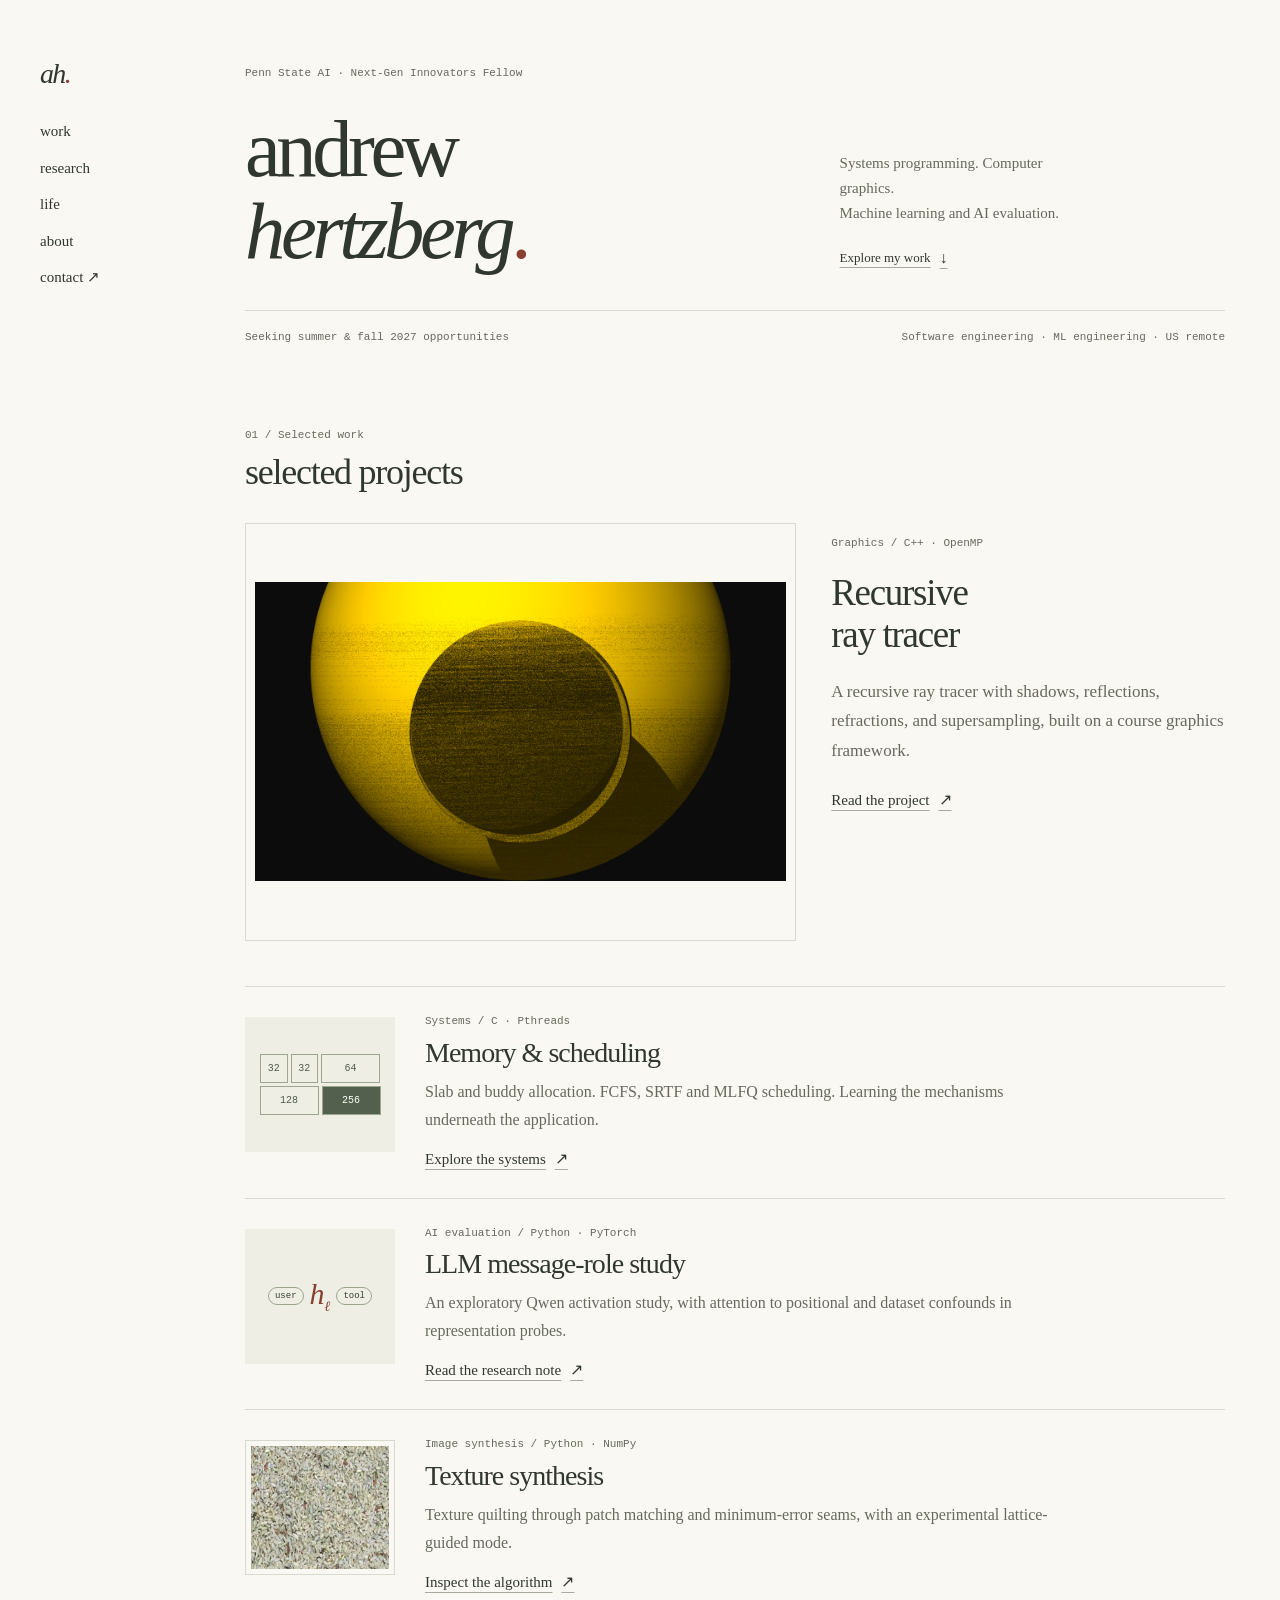
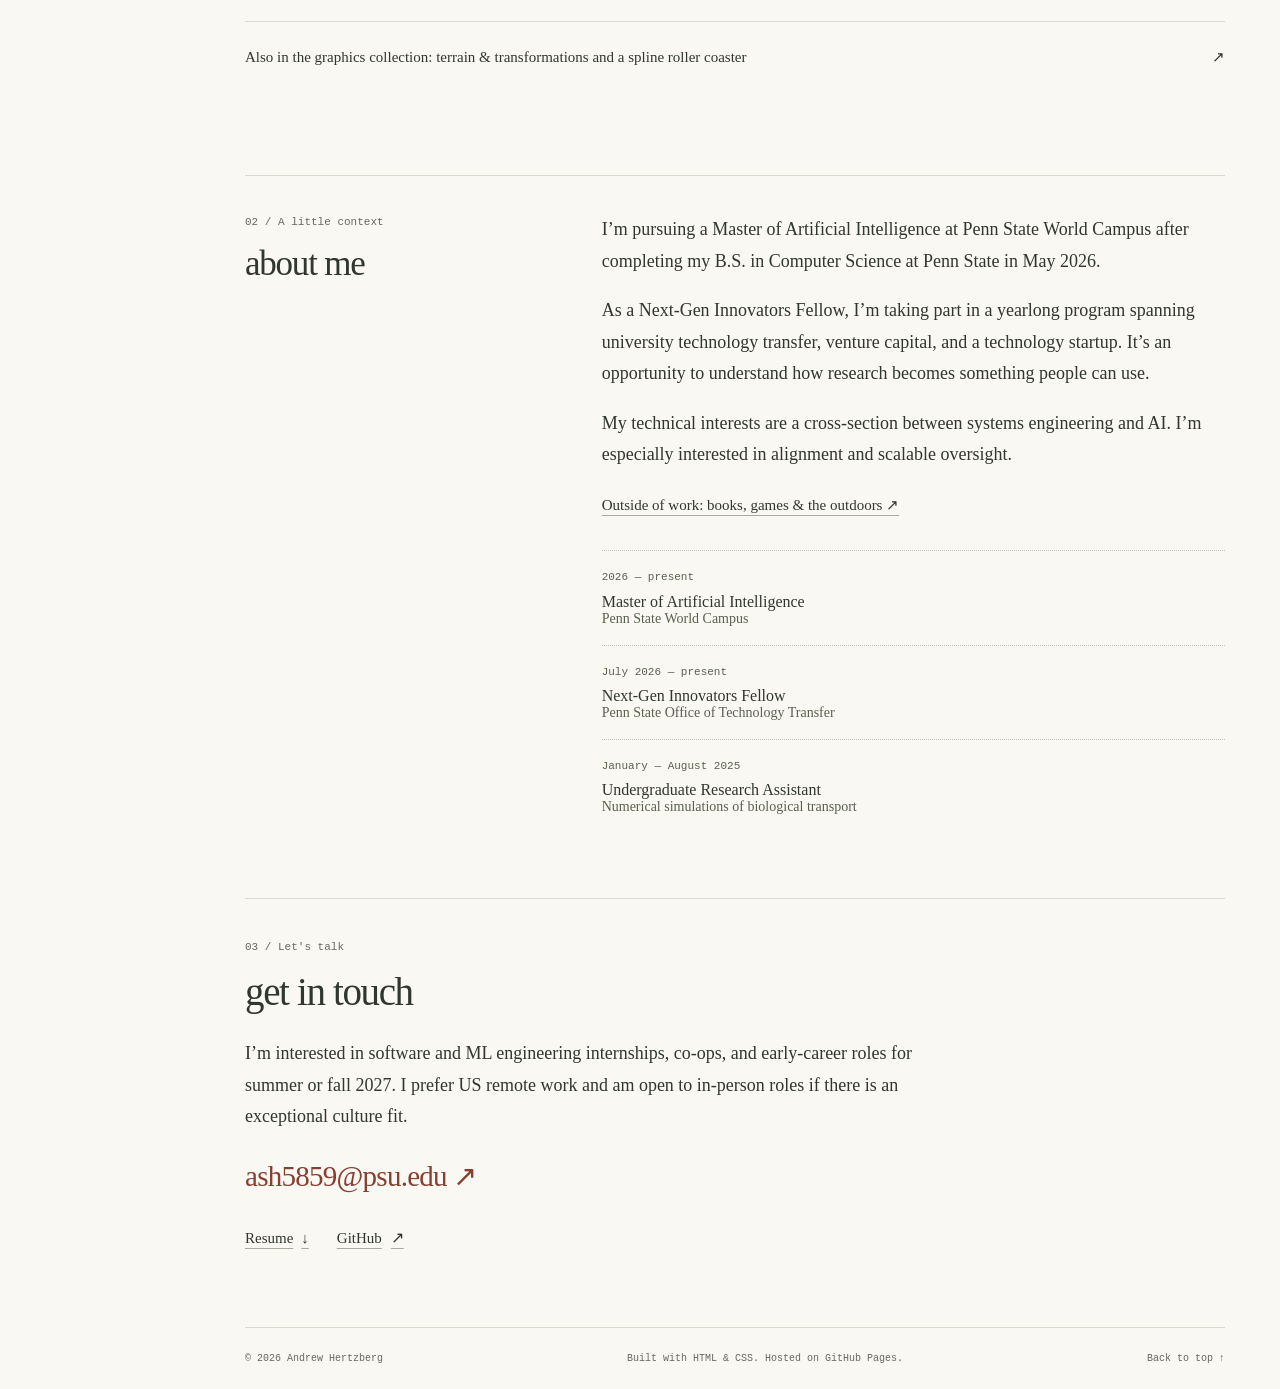
<file: index.html>
<!doctype html>
<html lang="en">
<head>
  <meta charset="utf-8"><meta name="viewport" content="width=device-width,initial-scale=1">
  <title>Andrew Hertzberg — Software & AI</title>
  <meta name="description" content="Andrew Hertzberg is a Penn State AI master's student and Next-Gen Innovators Fellow building systems software, graphics, and experiments in AI evaluation.">
  <link rel="canonical" href="https://andrewhertzbergpsu2026.github.io/">
  <meta property="og:title" content="Andrew Hertzberg — Software & AI"><meta property="og:description" content="Systems programming, computer graphics, and empirical AI evaluation."><meta property="og:type" content="website"><meta property="og:image" content="https://andrewhertzbergpsu2026.github.io/assets/glass.png">
  <meta name="theme-color" content="#f5f4ee"><link rel="icon" href="assets/favicon.svg" type="image/svg+xml"><link rel="stylesheet" href="styles.css"><link rel="stylesheet" href="life.css"><link rel="stylesheet" href="appearance.css">
</head>
<body>
<a class="skip" href="#main">Skip to content</a>
<header class="site-header wrap"><a class="wordmark" href="./" aria-label="Andrew Hertzberg home">AH<span class="brand-dot">.</span></a><nav aria-label="Main navigation"><a href="#work">Work</a><a href="research.html">Research</a><a href="life.html">Life</a><a href="#about">About</a><a href="#contact">Contact <span aria-hidden="true">↗</span></a></nav></header>
<main id="main">
<section class="hero wrap">
  <p class="eyebrow"><span class="status-dot"></span> Penn State AI · Next-Gen Innovators Fellow</p>
  <h1>Andrew<br><span class="surname">Hertzberg</span><span class="brand-dot">.</span></h1>
  <div class="hero-bottom"><div class="hero-note"><p>Systems programming. Computer graphics.<br>Machine learning and AI evaluation.</p><a class="text-link" href="#work">Explore my work <span aria-hidden="true">↓</span></a></div></div>
  <div class="availability"><span>Seeking summer & fall 2027 opportunities</span><span>Software engineering · ML engineering · US remote</span></div>
</section>
<section class="work-section wrap" id="work">
  <div class="section-heading"><p class="eyebrow">01 / Selected work</p><h2>Selected projects</h2></div>
  <article class="featured-project">
    <a class="feature-image" href="work.html#ray-tracer"><img src="assets/glass.png" width="800" height="600" alt="A scene of transparent and reflective objects rendered by my C++ ray tracer"><span class="image-label">C++ RAY TRACER / SAVED RENDER</span></a>
    <div class="feature-copy"><p class="eyebrow">Graphics / C++ · OpenMP</p><h3><a href="work.html#ray-tracer">Recursive<br> ray tracer</a></h3><p>A recursive ray tracer with shadows, reflections, refractions, and supersampling, built on a course graphics framework.</p><a class="text-link" href="work.html#ray-tracer">Read the project <span aria-hidden="true">↗</span></a></div>
  </article>
  <div class="project-grid">
    <article class="project-card"><div class="card-art memory-art" aria-hidden="true"><span>32</span><span>32</span><span>64</span><span>128</span><span>256</span></div><p class="eyebrow">Systems / C · Pthreads</p><h3><a href="work.html#systems">Memory & scheduling</a></h3><p>Slab and buddy allocation. FCFS, SRTF and MLFQ scheduling. Learning the mechanisms underneath the application.</p><a class="text-link" href="work.html#systems">Explore the systems <span aria-hidden="true">↗</span></a></article>
    <article class="project-card"><div class="card-art research-art" aria-hidden="true"><span>user</span><span class="latent">h<sub>ℓ</sub></span><span>tool</span></div><p class="eyebrow">AI evaluation / Python · PyTorch</p><h3><a href="research.html">LLM message-role study</a></h3><p>An exploratory Qwen activation study, with attention to positional and dataset confounds in representation probes.</p><a class="text-link" href="research.html">Read the research note <span aria-hidden="true">↗</span></a></article>
    <article class="project-card"><a class="card-art texture-art" href="work.html#texture"><img src="assets/texture.png" width="256" height="256" alt="A synthesized rice texture generated by patch-based image quilting" loading="lazy"></a><p class="eyebrow">Image synthesis / Python · NumPy</p><h3><a href="work.html#texture">Texture synthesis</a></h3><p>Texture quilting through patch matching and minimum-error seams, with an experimental lattice-guided mode.</p><a class="text-link" href="work.html#texture">Inspect the algorithm <span aria-hidden="true">↗</span></a></article>
  </div>
  <a class="collection-link" href="work.html#graphics">Also in the graphics collection: terrain & transformations and a spline roller coaster <span aria-hidden="true">↗</span></a>
</section>
<section class="about-section" id="about"><div class="wrap about-grid"><div><p class="eyebrow">02 / A little context</p><h2>About me</h2></div><div class="about-copy"><p>I’m pursuing a Master of Artificial Intelligence at Penn State World Campus after completing my B.S. in Computer Science at Penn State in May 2026.</p><p>As a Next-Gen Innovators Fellow, I’m taking part in a yearlong program spanning university technology transfer, venture capital, and a technology startup. It’s an opportunity to understand how research becomes something people can use.</p><p>My technical interests are a cross-section between systems engineering and AI. I’m especially interested in alignment and scalable oversight.</p><p><a class="text-link" href="life.html">Outside of work: books, games & the outdoors ↗</a></p><div class="timeline"><div><span>2026 — present</span><strong>Master of Artificial Intelligence</strong><p>Penn State World Campus</p></div><div><span>July 2026 — present</span><strong>Next-Gen Innovators Fellow</strong><p>Penn State Office of Technology Transfer</p></div><div><span>January — August 2025</span><strong>Undergraduate Research Assistant</strong><p>Numerical simulations of biological transport</p></div></div></div></div></section>
<section class="contact-section wrap" id="contact"><p class="eyebrow">03 / Let's talk</p><h2>Get in touch</h2><p>I’m interested in software and ML engineering internships, co-ops, and early-career roles for summer or fall 2027. I prefer US remote work and am open to in-person roles if there is an exceptional culture fit.</p><a class="contact-email" href="mailto:ash5859@psu.edu">ash5859@psu.edu <span aria-hidden="true">↗</span></a><div class="contact-links"><a class="button" href="assets/Andrew_Hertzberg_Resume.pdf">Resume <span aria-hidden="true">↓</span></a><a class="text-link" href="https://github.com/andrewhertzbergpsu2026">GitHub <span aria-hidden="true">↗</span></a></div></section>
</main><footer class="wrap footer"><span>© 2026 Andrew Hertzberg</span><span>Built with HTML & CSS. Hosted on GitHub Pages.</span><a href="#main">Back to top ↑</a></footer>
</body></html>
</file>
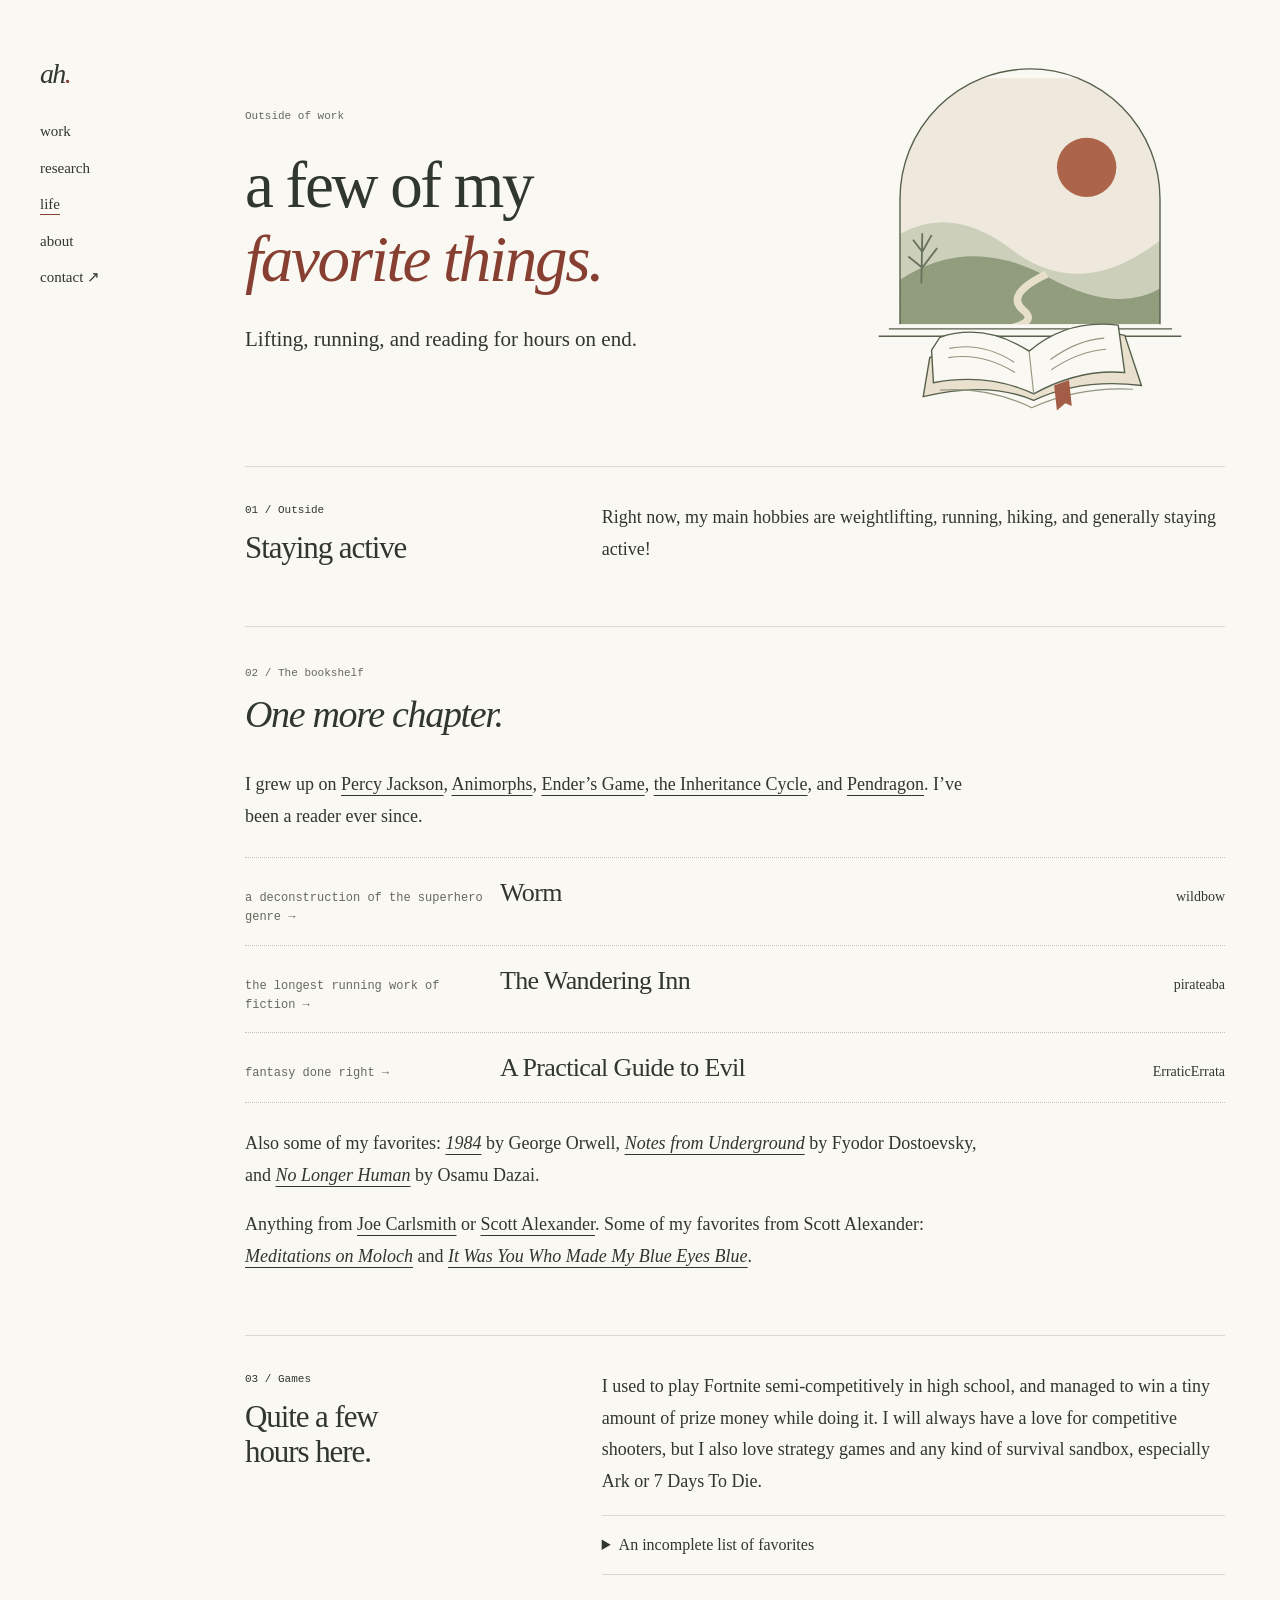
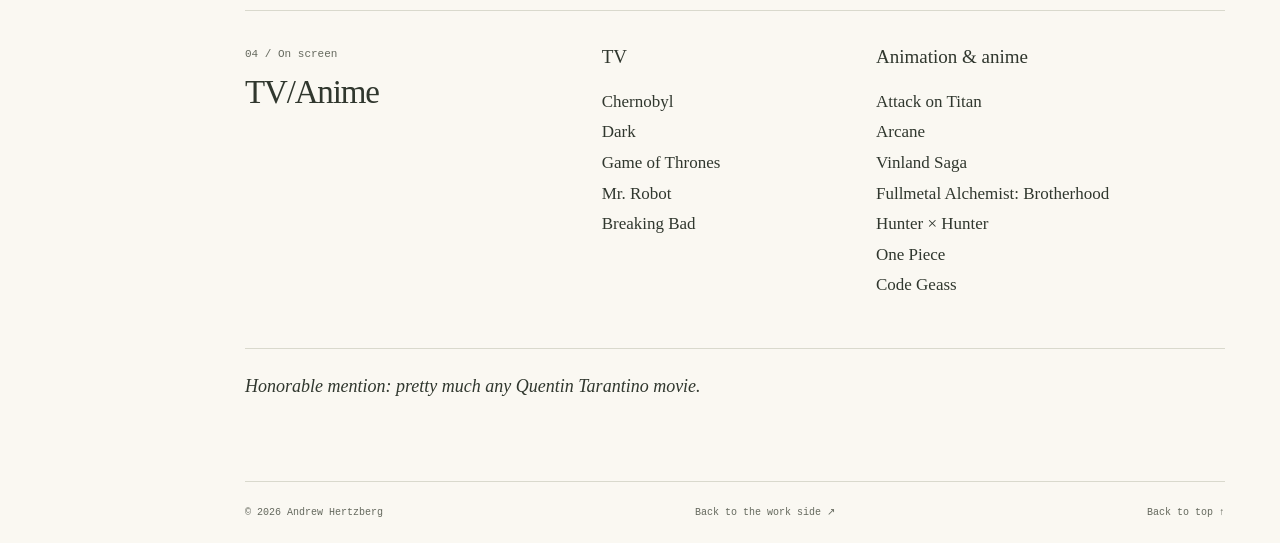
<file: life.html>
<!doctype html>
<html lang="en">
<head><meta charset="utf-8"><meta name="viewport" content="width=device-width,initial-scale=1"><title>Outside of Work — Andrew Hertzberg</title><meta name="description" content="Books, games, long runs, and other things I enjoy outside of work."><link rel="canonical" href="https://andrewhertzbergpsu2026.github.io/life.html"><link rel="icon" href="assets/favicon.svg" type="image/svg+xml"><link rel="stylesheet" href="styles.css"><link rel="stylesheet" href="life.css"><link rel="stylesheet" href="appearance.css"></head>
<body class="life-page">
<a class="skip" href="#main">Skip to content</a>
<header class="site-header wrap"><a class="wordmark" href="./" aria-label="Andrew Hertzberg home">AH<span class="brand-dot">.</span></a><nav aria-label="Main navigation"><a href="./#work">Work</a><a href="research.html">Research</a><a href="life.html" aria-current="page">Life</a><a href="./#about">About</a><a href="./#contact">Contact ↗</a></nav></header>
<main id="main" class="wrap">
<section class="life-intro"><div><p class="eyebrow">Outside of work</p><h1>a few of my<br><em>favorite things.</em></h1><p>Lifting, running, and reading for hours on end.</p></div><img class="life-picture" src="assets/reading-landscape.svg" alt="An open book on a windowsill overlooking quiet hills and a rust-colored sun."></section>
<section class="life-row"><div><p class="eyebrow">01 / Outside</p><h2>Staying active</h2></div><div><p>Right now, my main hobbies are weightlifting, running, hiking, and generally staying active!</p></div></section>
<section class="reading-room"><div class="reading-heading"><p class="eyebrow">02 / The bookshelf</p><h2>One more chapter.</h2><p>I grew up on <a href="https://en.wikipedia.org/wiki/Percy_Jackson_%26_the_Olympians">Percy Jackson</a>, <a href="https://en.wikipedia.org/wiki/Animorphs">Animorphs</a>, <a href="https://en.wikipedia.org/wiki/Ender%27s_Game">Ender’s Game</a>, <a href="https://en.wikipedia.org/wiki/The_Inheritance_Cycle">the Inheritance Cycle</a>, and <a href="https://en.wikipedia.org/wiki/Pendragon:_Journal_of_an_Adventure_through_Time">Pendragon</a>. I’ve been a reader ever since.</p></div>
<div class="book-shelf">
<a class="book-card book-ink" href="https://parahumans.wordpress.com/"><span class="book-category">a deconstruction of the superhero genre →</span><h3>Worm</h3><span>wildbow</span><span class="book-arrow" aria-hidden="true">↗</span></a>
<a class="book-card book-gold" href="https://wanderinginn.com/"><span class="book-category">the longest running work of fiction →</span><h3>The<br> Wandering Inn</h3><span>pirateaba</span><span class="book-arrow" aria-hidden="true">↗</span></a>
<a class="book-card book-plum" href="https://practicalguidetoevil.wordpress.com/"><span class="book-category">fantasy done right →</span><h3>A Practical<br> Guide to Evil</h3><span>ErraticErrata</span><span class="book-arrow" aria-hidden="true">↗</span></a>
</div>
<div class="more-books"><p>Also some of my favorites: <a href="https://en.wikipedia.org/wiki/Nineteen_Eighty-Four"><em>1984</em></a> by George Orwell, <a href="https://en.wikipedia.org/wiki/Notes_from_Underground"><em>Notes from Underground</em></a> by Fyodor Dostoevsky, and <a href="https://en.wikipedia.org/wiki/No_Longer_Human"><em>No Longer Human</em></a> by Osamu Dazai.</p><p>Anything from <a href="https://joecarlsmith.com/">Joe Carlsmith</a> or <a href="https://slatestarcodex.com/">Scott Alexander</a>. Some of my favorites from Scott Alexander: <a href="https://slatestarcodex.com/2014/07/30/meditations-on-moloch/"><em>Meditations on Moloch</em></a> and <a href="https://slatestarcodex.com/2015/10/15/it-was-you-who-made-my-blue-eyes-blue/"><em>It Was You Who Made My Blue Eyes Blue</em></a>.</p></div>
</section>
<section class="life-row"><div><p class="eyebrow">03 / Games</p><h2>Quite a few<br>hours here.</h2></div><div><p>I used to play Fortnite semi-competitively in high school, and managed to win a tiny amount of prize money while doing it. I will always have a love for competitive shooters, but I also love strategy games and any kind of survival sandbox, especially Ark or 7 Days To Die.</p><details class="favorites-list"><summary>An incomplete list of favorites</summary><p>CS:GO, Valorant, Escape from Tarkov, Civilization, Stellaris, Assassin’s Creed, Battlefield, ARK: Survival Evolved, Minecraft, Terraria, 7 Days to Die, Payday, Garry’s Mod, Trove, Mordhau, Hunt: Showdown, Cyberpunk 2077, For Honor, and Valheim.</p></details></div></section>
<section class="screen-room"><div><p class="eyebrow">04 / On screen</p><h2>TV/Anime</h2></div><div class="watch-columns"><div><h3>TV</h3><ul><li>Chernobyl</li><li>Dark</li><li>Game of Thrones</li><li>Mr. Robot</li><li>Breaking Bad</li></ul></div><div><h3>Animation & anime</h3><ul><li>Attack on Titan</li><li>Arcane</li><li>Vinland Saga</li><li>Fullmetal Alchemist: Brotherhood</li><li>Hunter × Hunter</li><li>One Piece</li><li>Code Geass</li></ul></div></div><p class="movie-note">Honorable mention: pretty much any Quentin Tarantino movie.</p></section>
</main><footer class="wrap footer"><span>© 2026 Andrew Hertzberg</span><a href="./">Back to the work side ↗</a><a href="#main">Back to top ↑</a></footer>
</body></html>
</file>
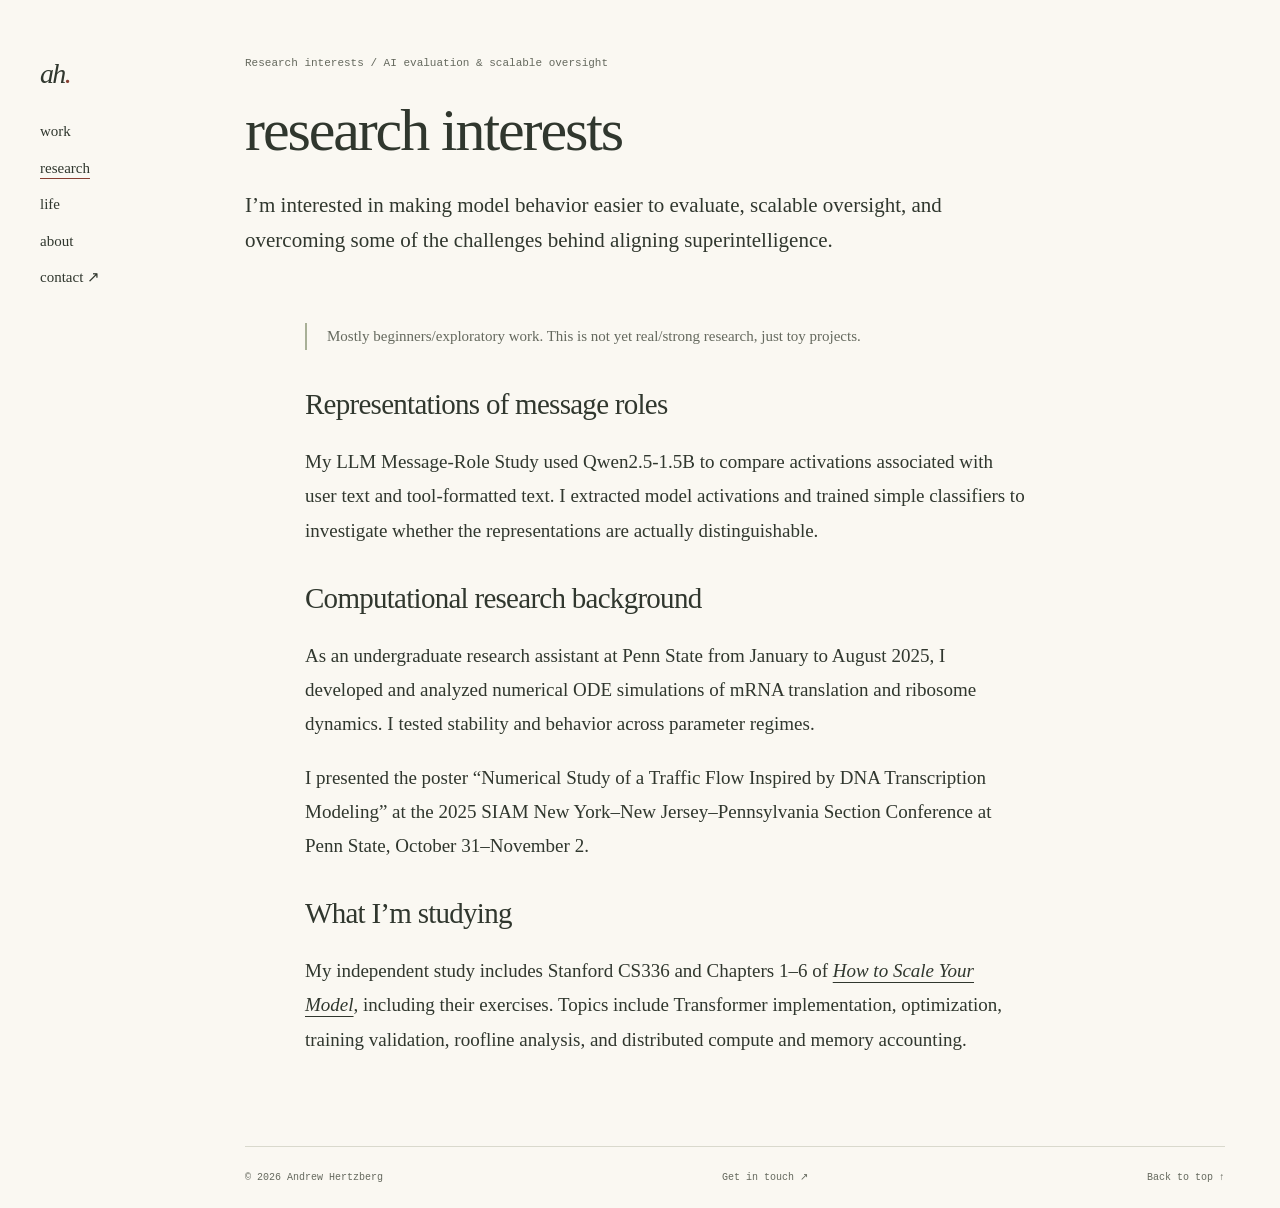
<file: research.html>
<!doctype html><html lang="en"><head><meta charset="utf-8"><meta name="viewport" content="width=device-width,initial-scale=1"><title>AI Evaluation & Research — Andrew Hertzberg</title><meta name="description" content="An exploratory Qwen message-role representation study and numerical simulation research by Andrew Hertzberg."><link rel="canonical" href="https://andrewhertzbergpsu2026.github.io/research.html"><link rel="icon" href="assets/favicon.svg" type="image/svg+xml"><link rel="stylesheet" href="styles.css"><link rel="stylesheet" href="life.css"><link rel="stylesheet" href="appearance.css"></head><body><a class="skip" href="#main">Skip to content</a><header class="site-header wrap"><a class="wordmark" href="./" aria-label="Andrew Hertzberg home">AH<span class="brand-dot">.</span></a><nav aria-label="Main navigation"><a href="./#work">Work</a><a href="research.html" aria-current="page">Research</a><a href="life.html">Life</a><a href="./#about">About</a><a href="./#contact">Contact ↗</a></nav></header><main class="wrap" id="main"><div class="page-intro"><p class="eyebrow">Research interests / AI evaluation & scalable oversight</p><h1>Research interests</h1><p>I’m interested in making model behavior easier to evaluate, scalable oversight, and overcoming some of the challenges behind aligning superintelligence.</p></div><article class="article"><p class="evidence-note">Mostly beginners/exploratory work. This is not yet real/strong research, just toy projects.</p><h2>Representations of message roles</h2><p>My LLM Message-Role Study used Qwen2.5-1.5B to compare activations associated with user text and tool-formatted text. I extracted model activations and trained simple classifiers to investigate whether the representations are actually distinguishable.</p><h2>Computational research background</h2><p>As an undergraduate research assistant at Penn State from January to August 2025, I developed and analyzed numerical ODE simulations of mRNA translation and ribosome dynamics. I tested stability and behavior across parameter regimes.</p><p>I presented the poster “Numerical Study of a Traffic Flow Inspired by DNA Transcription Modeling” at the 2025 SIAM New York–New Jersey–Pennsylvania Section Conference at Penn State, October 31–November 2.</p><h2>What I’m studying</h2><p>My independent study includes Stanford CS336 and Chapters 1–6 of <a href="https://jax-ml.github.io/scaling-book/"><em>How to Scale Your Model</em></a>, including their exercises. Topics include Transformer implementation, optimization, training validation, roofline analysis, and distributed compute and memory accounting.</p></article></main><footer class="wrap footer"><span>© 2026 Andrew Hertzberg</span><a href="./#contact">Get in touch ↗</a><a href="#main">Back to top ↑</a></footer></body></html>
</file>
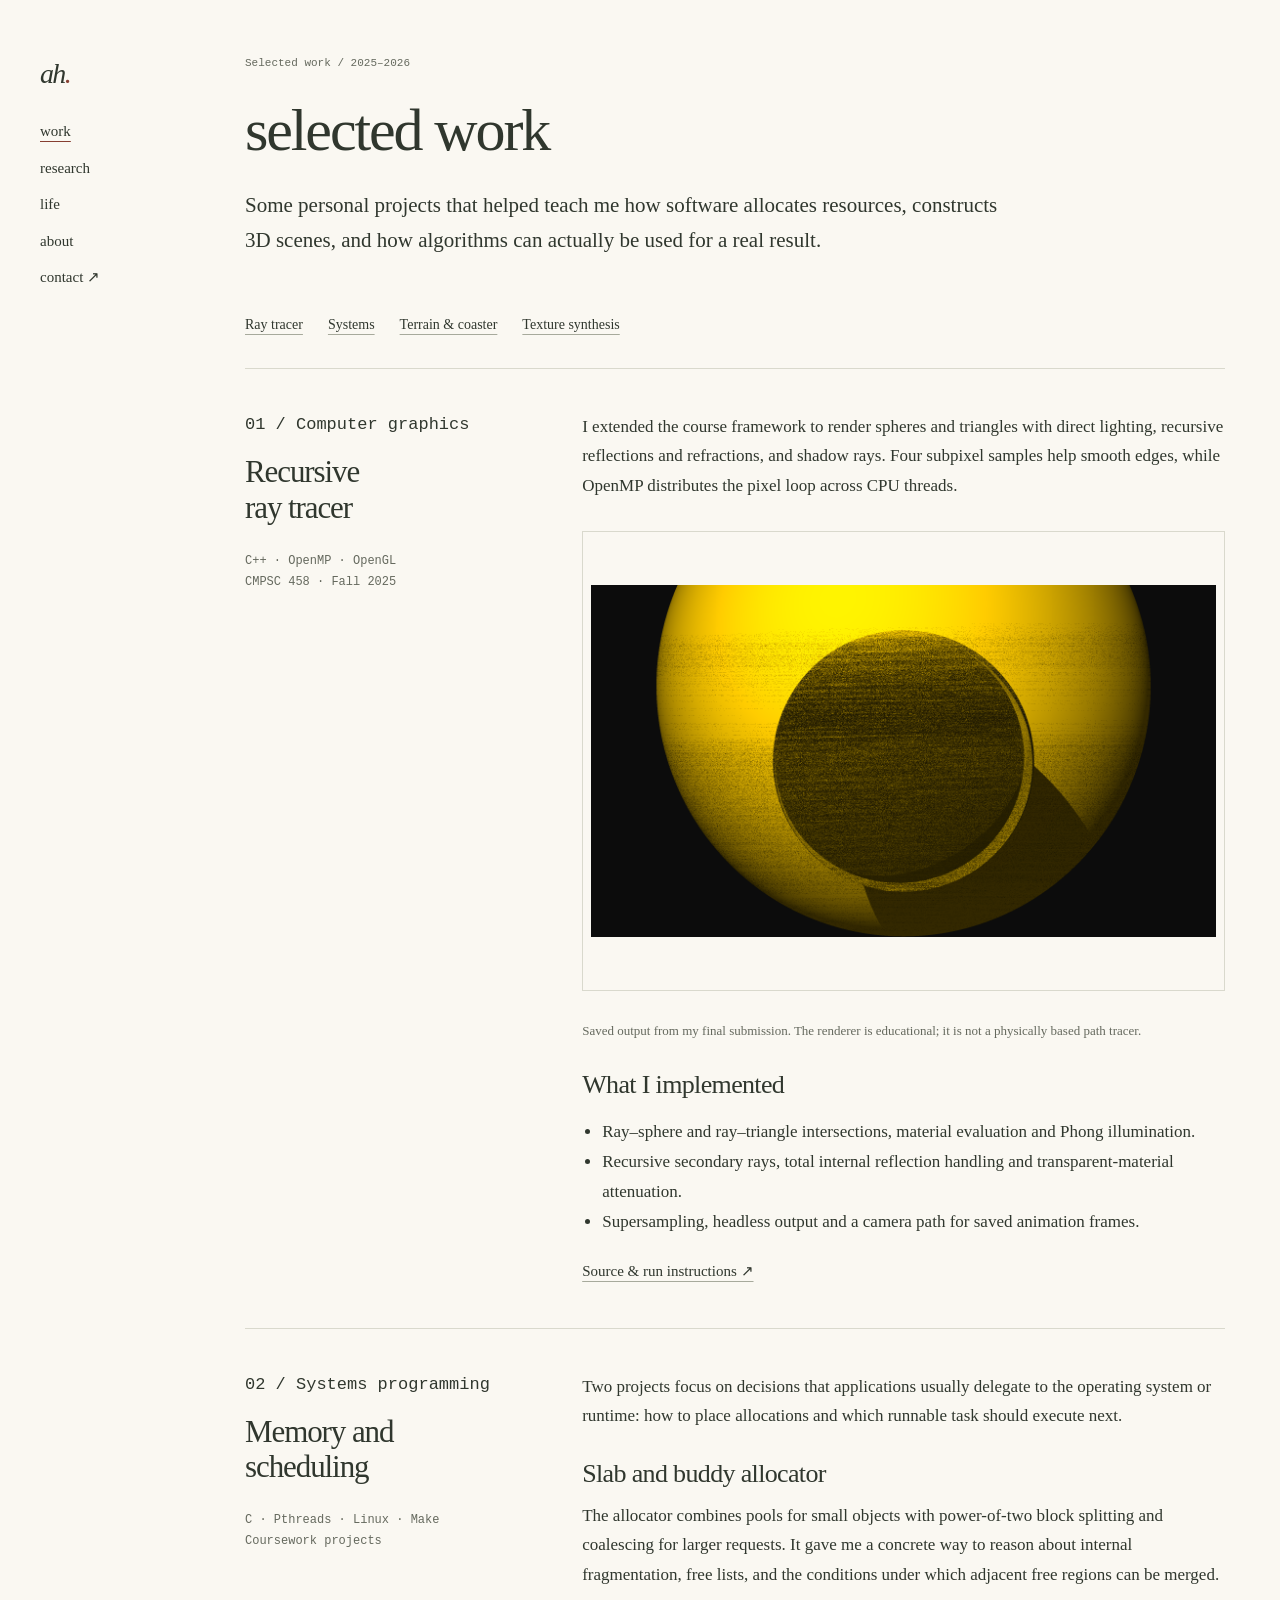
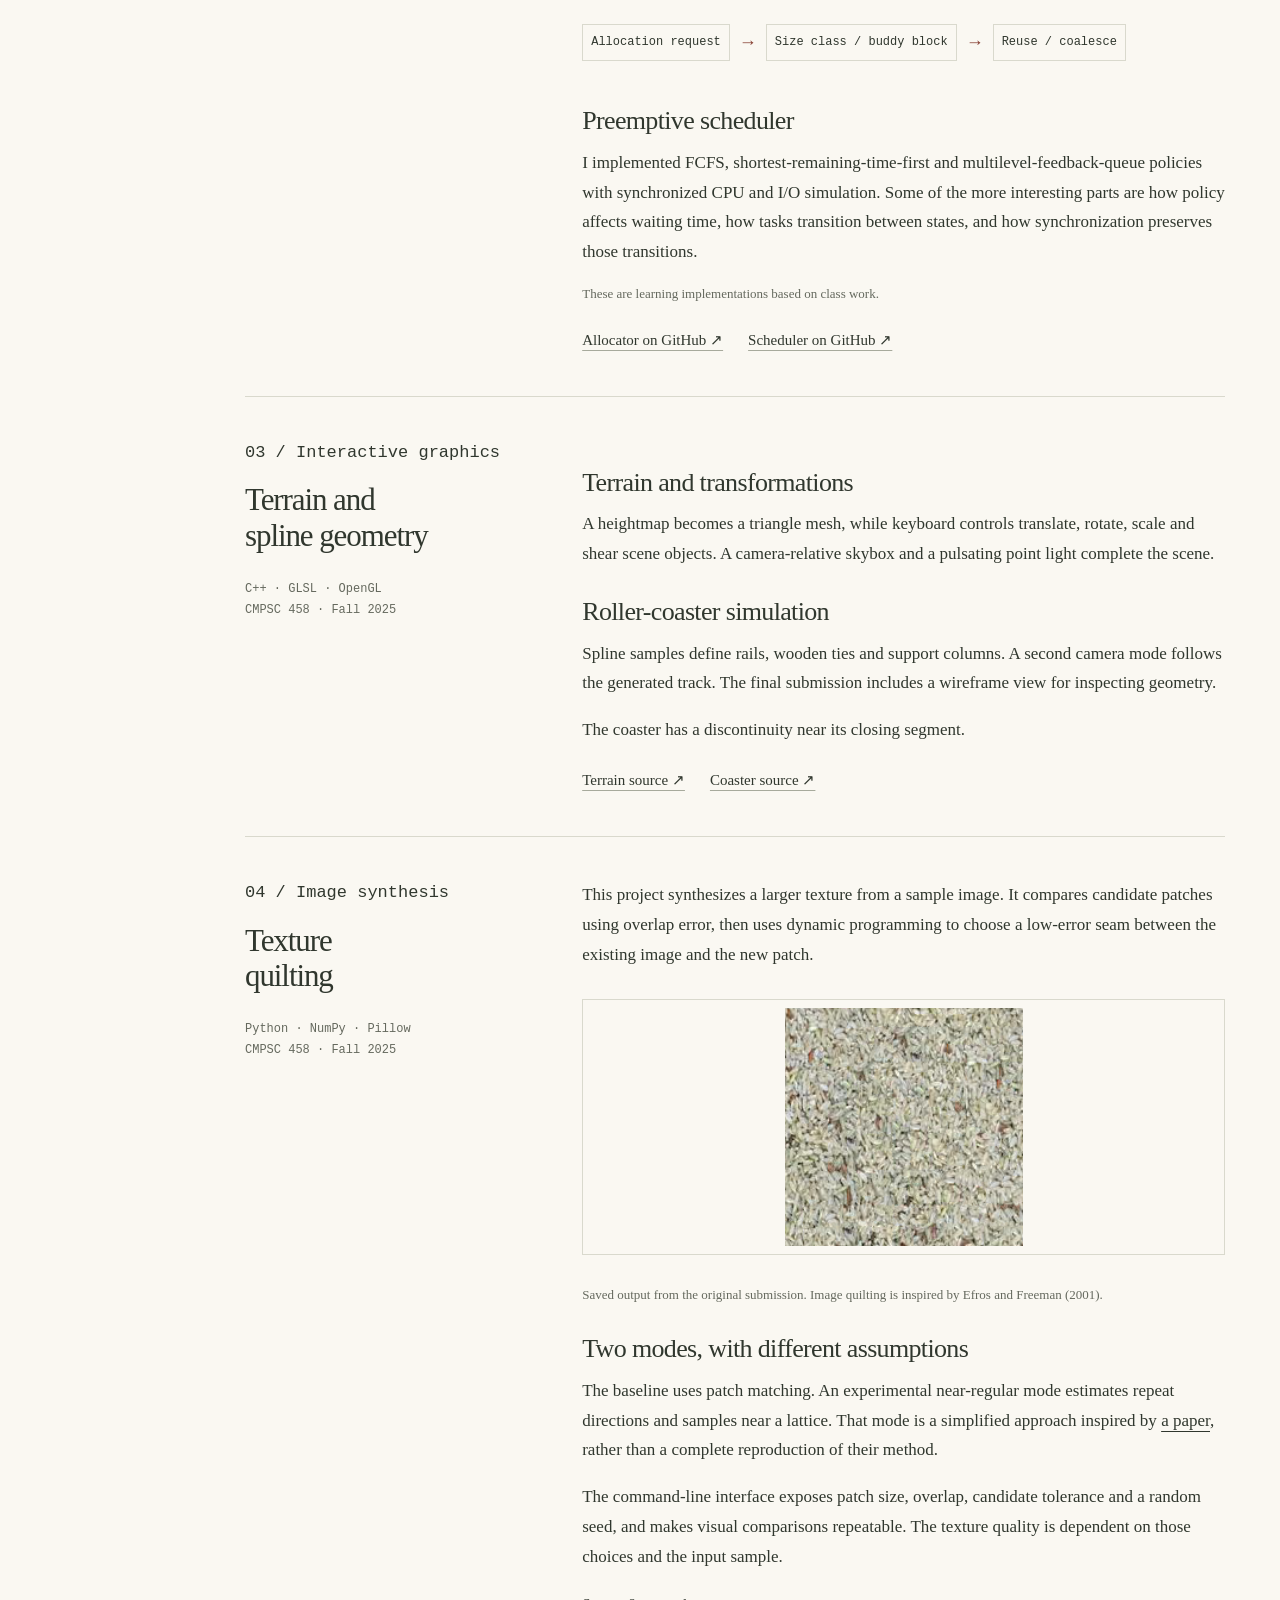
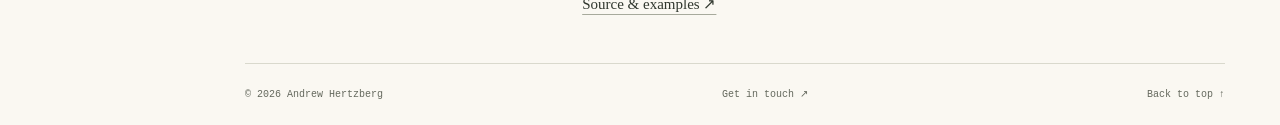
<file: work.html>
<!doctype html><html lang="en"><head><meta charset="utf-8"><meta name="viewport" content="width=device-width,initial-scale=1"><title>Selected Work — Andrew Hertzberg</title><meta name="description" content="C++ graphics, Python image synthesis, and systems programming projects by Andrew Hertzberg."><link rel="canonical" href="https://andrewhertzbergpsu2026.github.io/work.html"><link rel="icon" href="assets/favicon.svg" type="image/svg+xml"><link rel="stylesheet" href="styles.css"><link rel="stylesheet" href="life.css"><link rel="stylesheet" href="appearance.css"></head><body><a class="skip" href="#main">Skip to content</a><header class="site-header wrap"><a class="wordmark" href="./" aria-label="Andrew Hertzberg home">AH<span class="brand-dot">.</span></a><nav aria-label="Main navigation"><a href="./#work" aria-current="page">Work</a><a href="research.html">Research</a><a href="life.html">Life</a><a href="./#about">About</a><a href="./#contact">Contact ↗</a></nav></header><main class="wrap" id="main"><div class="page-intro"><p class="eyebrow">Selected work / 2025–2026</p><h1>Selected work</h1><p>Some personal projects that helped teach me how software allocates resources, constructs 3D scenes, and how algorithms can actually be used for a real result.</p></div><nav class="case-nav" aria-label="Projects"><a href="#ray-tracer">Ray tracer</a><a href="#systems">Systems</a><a href="#graphics">Terrain & coaster</a><a href="#texture">Texture synthesis</a></nav>
<article class="case-study" id="ray-tracer"><div><p class="eyebrow">01 / Computer graphics</p><h2>Recursive<br>ray tracer</h2><p class="case-meta">C++ · OpenMP · OpenGL<br>CMPSC 458 · Fall 2025</p></div><div class="case-main"><p>I extended the course framework to render spheres and triangles with direct lighting, recursive reflections and refractions, and shadow rays. Four subpixel samples help smooth edges, while OpenMP distributes the pixel loop across CPU threads.</p><img src="assets/glass.png" width="800" height="600" alt="Transparent glass objects rendered against a dark background" loading="lazy"><p class="case-caption">Saved output from my final submission. The renderer is educational; it is not a physically based path tracer.</p><h3>What I implemented</h3><ul><li>Ray–sphere and ray–triangle intersections, material evaluation and Phong illumination.</li><li>Recursive secondary rays, total internal reflection handling and transparent-material attenuation.</li><li>Supersampling, headless output and a camera path for saved animation frames.</li></ul><div class="case-links"><a class="text-link" href="https://github.com/andrewhertzbergpsu2026/graphics-showcase/tree/main/projects/03-ray-tracer">Source & run instructions ↗</a></div></div></article>
<article class="case-study" id="systems"><div><p class="eyebrow">02 / Systems programming</p><h2>Memory and<br>scheduling</h2><p class="case-meta">C · Pthreads · Linux · Make<br>Coursework projects</p></div><div class="case-main"><p>Two projects focus on decisions that applications usually delegate to the operating system or runtime: how to place allocations and which runnable task should execute next.</p><h3>Slab and buddy allocator</h3><p>The allocator combines pools for small objects with power-of-two block splitting and coalescing for larger requests. It gave me a concrete way to reason about internal fragmentation, free lists, and the conditions under which adjacent free regions can be merged.</p><div class="simple-diagram" aria-label="Allocator flow: allocation request goes to a size class or buddy block, then freed blocks can be reused or coalesced"><span>Allocation request</span><b aria-hidden="true">→</b><span>Size class / buddy block</span><b aria-hidden="true">→</b><span>Reuse / coalesce</span></div><h3>Preemptive scheduler</h3><p>I implemented FCFS, shortest-remaining-time-first and multilevel-feedback-queue policies with synchronized CPU and I/O simulation. Some of the more interesting parts are how policy affects waiting time, how tasks transition between states, and how synchronization preserves those transitions.</p><p class="case-caption">These are learning implementations based on class work.</p><div class="case-links"><a class="text-link" href="https://github.com/zonepuppy/slab-buddy-memory-allocator">Allocator on GitHub ↗</a><a class="text-link" href="https://github.com/zonepuppy/preemptive-thread-scheduler">Scheduler on GitHub ↗</a></div></div></article>
<article class="case-study" id="graphics"><div><p class="eyebrow">03 / Interactive graphics</p><h2>Terrain and<br>spline geometry</h2><p class="case-meta">C++ · GLSL · OpenGL<br>CMPSC 458 · Fall 2025</p></div><div class="case-main"><h3>Terrain and transformations</h3><p>A heightmap becomes a triangle mesh, while keyboard controls translate, rotate, scale and shear scene objects. A camera-relative skybox and a pulsating point light complete the scene.</p><h3>Roller-coaster simulation</h3><p>Spline samples define rails, wooden ties and support columns. A second camera mode follows the generated track. The final submission includes a wireframe view for inspecting geometry.</p><p>The coaster has a discontinuity near its closing segment.</p><div class="case-links"><a class="text-link" href="https://github.com/andrewhertzbergpsu2026/graphics-showcase/tree/main/projects/01-terrain">Terrain source ↗</a><a class="text-link" href="https://github.com/andrewhertzbergpsu2026/graphics-showcase/tree/main/projects/02-roller-coaster">Coaster source ↗</a></div></div></article>
<article class="case-study" id="texture"><div><p class="eyebrow">04 / Image synthesis</p><h2>Texture<br>quilting</h2><p class="case-meta">Python · NumPy · Pillow<br>CMPSC 458 · Fall 2025</p></div><div class="case-main"><p>This project synthesizes a larger texture from a sample image. It compares candidate patches using overlap error, then uses dynamic programming to choose a low-error seam between the existing image and the new patch.</p><img src="assets/texture.png" width="256" height="256" alt="Patch-based synthesized rice texture" loading="lazy"><p class="case-caption">Saved output from the original submission. Image quilting is inspired by Efros and Freeman (2001).</p><h3>Two modes, with different assumptions</h3><p>The baseline uses patch matching. An experimental near-regular mode estimates repeat directions and samples near a lattice. That mode is a simplified approach inspired by <a href="https://publications.ri.cmu.edu/storage/publications/pub_files/pub4/liu_yanxi_2004_7/liu_yanxi_2004_7.pdf" title="Near-Regular Texture Analysis and Manipulation (2004)">a paper</a>, rather than a complete reproduction of their method.</p><p>The command-line interface exposes patch size, overlap, candidate tolerance and a random seed, and makes visual comparisons repeatable. The texture quality is dependent on those choices and the input sample.</p><a class="text-link" href="https://github.com/andrewhertzbergpsu2026/graphics-showcase/tree/main/projects/04-texture-synthesis">Source & examples ↗</a></div></article>
</main><footer class="wrap footer"><span>© 2026 Andrew Hertzberg</span><a href="./#contact">Get in touch ↗</a><a href="#main">Back to top ↑</a></footer></body></html>
</file>
<file: styles.css>
@font-face{font-family:Fallback;src:local('Arial')}*{box-sizing:border-box}html{scroll-behavior:smooth;scroll-padding-top:36px}body{margin:0;background:#f5f4ee;color:#181a19;font-family:Arial,Helvetica,sans-serif;font-size:17px;line-height:1.65}a{color:inherit;text-decoration-thickness:1px;text-underline-offset:5px}a:hover{color:#254cf0}a:focus-visible,button:focus-visible{outline:3px solid #254cf0;outline-offset:6px}img{max-width:100%;display:block}h1,h2,h3,p{margin-top:0}h1,h2,h3{line-height:1.05;letter-spacing:-.055em}h2{font-size:clamp(34px,4vw,54px);font-weight:500}h3{font-size:29px;font-weight:500;letter-spacing:-.035em}h3 a{text-decoration:none}.wrap{width:min(1180px,calc(100% - 100px));margin-inline:auto}.skip{position:absolute;top:-100px;left:20px;padding:12px;background:#fff;z-index:10}.skip:focus{top:8px}.site-header{height:108px;display:flex;align-items:center;justify-content:space-between;border-bottom:1px solid #c8cbc2}.wordmark{font-size:34px;font-weight:800;letter-spacing:-.08em;text-decoration:none}.brand-dot{color:#2648ed}nav{display:flex;gap:32px;font-size:14px}nav a{text-decoration:none}.hero{padding-top:60px}.eyebrow{font-size:11px;line-height:1.5;letter-spacing:.12em;text-transform:uppercase;font-weight:700}.status-dot{display:inline-block;background:#254cf0;height:7px;width:7px;border-radius:100%;margin-right:10px}.hero h1{font-size:clamp(72px,10.8vw,148px);font-weight:500;line-height:.93;margin:35px 0 38px;letter-spacing:-.07em}.hero-bottom{display:flex;justify-content:space-between;gap:40px;padding-bottom:40px}.hero-intro{font-size:clamp(23px,2.3vw,31px);line-height:1.35;letter-spacing:-.03em}.hero-note{font-size:14px;max-width:355px;padding-top:4px}.hero-note p{color:#565b53;margin-bottom:18px}.text-link{display:inline-flex;align-items:center;gap:16px;font-size:14px;font-weight:600;text-decoration:none}.text-link span{font-size:21px;line-height:1}.availability{border-top:1px solid #c8cbc2;border-bottom:1px solid #c8cbc2;display:flex;justify-content:space-between;gap:20px;padding:16px 0;font-size:12px;color:#424a3e}.availability span:first-child{font-weight:600}.work-section{padding-top:85px;padding-bottom:90px}.section-heading{display:flex;justify-content:space-between;align-items:start;gap:30px;margin-bottom:36px}.section-heading h2{margin:0;width:66%}.featured-project{display:grid;grid-template-columns:1.45fr 1fr;min-height:420px;background:#e7e9df}.feature-image{position:relative;overflow:hidden;display:flex;background:#000;align-items:center}.feature-image img{width:100%;height:100%;object-fit:cover;aspect-ratio:4/3}.image-label{position:absolute;bottom:19px;left:22px;background:#20221dd9;color:white;font-size:9px;letter-spacing:.12em;padding:7px 11px}.feature-copy{padding:48px 42px;display:flex;flex-direction:column;justify-content:center}.feature-copy h3{font-size:43px;margin:20px 0}.feature-copy>p:not(.eyebrow){font-size:15px;color:#474c43}.feature-copy .text-link{margin-top:14px}.project-grid{display:grid;grid-template-columns:repeat(3,1fr);gap:30px;margin-top:50px}.project-card{display:flex;flex-direction:column}.project-card>p:not(.eyebrow){font-size:15px;color:#53574f;margin-bottom:24px}.project-card .eyebrow{margin:23px 0 15px}.project-card h3{margin-bottom:17px}.project-card>.text-link{margin-top:auto}.card-art{height:195px;overflow:hidden;display:flex;align-items:center;justify-content:center}.memory-art{background:#e3e6f0;padding:27px;gap:4px;flex-wrap:wrap;align-content:center;transform:none}.memory-art span{border:1px solid #7181b9;color:#25386c;padding:13px 0;text-align:center;font:12px monospace;width:calc(25% - 4px);background:#f2f4fa}.memory-art span:nth-child(3){width:calc(50% - 4px)}.memory-art span:nth-child(4){width:calc(50% - 4px)}.memory-art span:last-child{width:calc(50% - 4px);background:#304deb;color:#fff}.research-art{background:#dddfd5;gap:20px;color:#363e31;font:12px monospace}.research-art>span:not(.latent){border:1px solid #858b7e;border-radius:30px;padding:6px 13px}.research-art .latent{font:italic 42px Georgia,serif;color:#254cf0}.research-art sub{font-size:20px}.texture-art img{width:100%;height:100%;object-fit:cover}.collection-link{display:flex;justify-content:space-between;gap:20px;border-top:1px solid #c8cbc2;margin-top:50px;padding-top:24px;font-size:14px;text-decoration:none}.about-section{background:#e9ebe2;padding:85px 0}.about-grid{display:grid;grid-template-columns:1fr 1fr;gap:80px}.about-grid h2{font-size:44px;line-height:1.1;margin-top:30px}.about-copy>p{font-size:17px;color:#3e453a}.timeline{margin-top:38px}.timeline>div{border-top:1px solid #bdc3b6;padding:20px 0 5px}.timeline span{font-size:11px;letter-spacing:.04em;display:block;color:#58624f;margin-bottom:5px}.timeline strong{font-size:15px;display:block}.timeline p{font-size:13px;color:#59614f}.contact-section{padding:100px 0 95px}.contact-section h2{font-size:clamp(44px,6vw,78px);margin:24px 0}.contact-section>p:not(.eyebrow){max-width:600px;color:#53584e}.contact-email{font-size:clamp(24px,3.6vw,44px);text-decoration:none;letter-spacing:-.03em}.contact-email span{color:#254cf0}.contact-links{display:flex;align-items:center;gap:16px;flex-wrap:wrap;margin-top:35px}.button{display:inline-flex;align-items:center;gap:25px;background:#254cf0;color:white;font-size:13px;padding:12px 19px;text-decoration:none}.button:hover{background:#1737ba;color:#fff}.button.secondary{background:transparent;color:#252b20;border:1px solid #99a18f}.button.secondary:hover{color:#254cf0;border-color:#254cf0}.footer{border-top:1px solid #c8cbc2;display:flex;justify-content:space-between;gap:25px;padding-block:25px;font-size:11px;color:#62685c}.footer a{text-decoration:none}.page-intro{padding:65px 0 50px;max-width:900px}.page-intro h1{font-size:clamp(55px,7vw,88px);font-weight:500;margin:25px 0}.page-intro>p:last-child{font-size:21px;color:#4d5645;max-width:760px}.case-study{padding:60px 0;border-top:1px solid #c8cbc2;display:grid;grid-template-columns:1fr 2fr;gap:60px}.case-study h2{font-size:38px}.case-study p,.case-study li{font-size:16px;color:#41483b}.case-study .case-main>img{margin:30px 0;max-height:540px;width:100%;object-fit:contain;background:#151714}.case-study h3{font-size:23px;letter-spacing:-.025em;margin:30px 0 12px}.case-study ul{padding-left:20px}.case-meta{font-size:12px;color:#606953}.case-links{display:flex;gap:25px;flex-wrap:wrap;margin-top:22px}.case-caption{font-size:12px!important;color:#707667!important}.article{max-width:780px;padding-bottom:80px}.article h2{font-size:30px;margin-top:40px}.article p,.article li{font-size:17px}.article .evidence-note{border-top:1px solid #c8cbc2;border-bottom:1px solid #c8cbc2;padding:20px 0;font-size:14px;color:#586150}.case-nav{display:flex;flex-wrap:wrap;gap:12px 26px;font-size:14px;padding-bottom:35px}.simple-diagram{display:flex;gap:12px;align-items:center;flex-wrap:wrap;padding:28px 0}.simple-diagram span{font-size:14px;border:1px solid #9ea895;padding:9px 15px}.simple-diagram b{color:#254cf0;font-weight:400}@media(min-width:1500px){.hero h1{font-size:156px}}@media(max-width:900px){.wrap{width:calc(100% - 56px)}.featured-project{grid-template-columns:1.2fr 1fr}.feature-copy{padding:28px}.feature-copy h3{font-size:35px}.project-grid{gap:20px}.project-card h3{font-size:24px}.about-grid{gap:38px}.about-grid h2{font-size:36px}.research-art{gap:8px}.case-study{gap:30px}}@media(max-width:650px){.wrap{width:calc(100% - 40px)}.site-header{height:82px}nav{gap:17px;font-size:12px}.wordmark{font-size:30px}.hero{padding-top:37px}.hero h1{font-size:clamp(60px,15vw,94px);margin:28px 0}.hero .eyebrow{font-size:9px}.hero-bottom{display:block;padding-bottom:20px}.hero-intro{font-size:23px}.hero-note{max-width:100%;display:flex;gap:15px;justify-content:space-between}.hero-note p{font-size:12px}.hero-note .text-link{font-size:12px;gap:8px;align-self:start}.availability{flex-direction:column;gap:4px;font-size:11px}.work-section{padding:55px 0}.section-heading{display:block}.section-heading h2{width:100%;font-size:34px;margin-top:20px}.featured-project{display:flex;flex-direction:column;min-height:0}.feature-image img{height:auto;aspect-ratio:4/3}.feature-copy{padding:30px}.feature-copy h3{font-size:36px;margin:10px 0 18px}.project-grid{grid-template-columns:1fr;gap:38px;margin-top:38px}.card-art{height:215px}.project-card h3{font-size:29px}.project-card .eyebrow{margin-top:18px}.memory-art{padding-inline:45px}.research-art{gap:40px}.texture-art img{object-position:center}.collection-link{font-size:13px;margin-top:35px}.about-section{padding:55px 0}.about-grid{grid-template-columns:1fr;gap:20px}.about-grid h2{margin-top:18px}.contact-section{padding:60px 0}.contact-section h2{font-size:48px}.contact-section>p:not(.eyebrow){font-size:15px}.footer{flex-direction:column;gap:6px}.case-study{grid-template-columns:1fr;gap:15px;padding:40px 0}.case-study h2{margin-bottom:12px}.case-study h3{font-size:25px}.page-intro{padding:40px 0 25px}.page-intro>p:last-child{font-size:18px}.article h2{font-size:29px}.contact-links{gap:14px}.button{font-size:12px;padding:10px 14px;gap:14px}}@media(prefers-reduced-motion:reduce){html{scroll-behavior:auto}}@media print{body{background:#fff}.site-header,.footer,.contact-links,.skip{display:none}.wrap{width:100%}.hero h1{font-size:70px}.featured-project,.project-card,.case-study{break-inside:avoid}.contact-section,.work-section,.about-section{padding:25px 0}}
</file>
<file: life.css>
/* The personal page keeps the main site's typography and adds a warmer palette. */
.life-page{background:#f5f1e8}.life-intro{display:grid;grid-template-columns:1.4fr 1fr;align-items:center;gap:65px;padding:70px 0 65px}.life-intro h1{font-size:clamp(55px,6.5vw,88px);font-weight:500;margin:25px 0}.life-intro h1 em,.screen-room h2 em{font-family:Georgia,serif;font-weight:400;color:#705242}.life-intro>div>p:last-child{max-width:500px;font-size:20px;color:#665f53}.landscape{height:350px;position:relative;overflow:hidden;background:#e5ddd0;border-radius:48% 48% 3px 3px;isolation:isolate}.landscape-sun{position:absolute;width:92px;height:92px;border-radius:50%;background:#c8754d;top:48px;right:59px}.landscape-hill{position:absolute;width:145%;height:210px;border-radius:50% 50% 0 0;transform:rotate(-22deg);bottom:-30px;left:-40px}.hill-back{background:#99a58b;bottom:10px;left:-115px;transform:rotate(27deg)}.hill-front{background:#566b58}.landscape-path{position:absolute;width:70px;height:200px;bottom:-90px;left:47%;border:15px solid #d2c5a5;border-radius:50%;transform:rotate(35deg)}.landscape-note{position:absolute;bottom:20px;left:25px;color:#f5f1e8;font:italic 15px Georgia,serif}.life-row{border-top:1px solid #cec6b9;display:grid;grid-template-columns:1fr 1.8fr;gap:70px;padding:55px 0}.life-row h2{font-size:38px}.life-row>div>p{color:#514f46}.reading-room{background:#e7ddc9;padding:45px;margin:8px 0 55px}.reading-heading{max-width:770px}.reading-heading h2{font:italic 52px/1.1 Georgia,serif;letter-spacing:-.045em}.reading-heading p:last-child{color:#595345}.book-shelf{display:grid;grid-template-columns:repeat(3,1fr);gap:22px;margin:32px 0}.book-card{position:relative;min-height:290px;padding:27px 25px;display:flex;flex-direction:column;color:#f8f3e7;text-decoration:none;box-shadow:5px 6px 0 #554a3420;border-left:7px solid #ffffff16;transition:transform .15s}.book-card:hover{transform:translateY(-5px);color:white}.book-card h3{font:34px/1.08 Georgia,serif;letter-spacing:-.035em;margin:auto 0 18px}.book-card>span:not(.book-category):not(.book-arrow){font-size:13px}.book-category{font-size:10px;text-transform:uppercase;letter-spacing:.12em}.book-arrow{position:absolute;right:19px;bottom:22px}.book-ink{background:#304b52}.book-gold{background:#75562a}.book-plum{background:#614553}.more-books{max-width:870px;font-size:16px}.more-books p:last-child{margin-bottom:0}.favorites-list{border-block:1px solid #cec6b9;padding:15px 0}.favorites-list summary{cursor:pointer;font-size:15px;font-weight:600}.favorites-list p{margin:18px 0 4px;font-size:16px}.screen-room{background:#e2e7de;padding:48px;margin-bottom:65px;display:grid;grid-template-columns:1fr 1.5fr;gap:25px 45px}.screen-room h2{font-size:40px}.watch-columns{display:grid;grid-template-columns:1fr 1.4fr;gap:28px}.watch-columns h3{font-size:17px;letter-spacing:0}.watch-columns ul{padding:0;list-style:none;font-size:15px;line-height:1.9}.movie-note{grid-column:1/-1;font:italic 20px Georgia,serif;border-top:1px solid #bbc4b3;margin:5px 0 0;padding-top:23px}.hero-intro{max-width:650px}.hero-note{flex-shrink:0}
@media(max-width:900px){.life-intro{gap:30px}.landscape{height:300px}.book-card{padding:20px 16px}.book-card h3{font-size:28px}.life-row{gap:35px}.screen-room{grid-template-columns:1fr}.book-shelf{gap:14px}}
@media(max-width:650px){.site-header{height:auto;min-height:82px;gap:15px;flex-wrap:wrap;padding-block:17px}.site-header nav{gap:14px;flex-wrap:wrap}.hero-note{flex-shrink:1}.life-intro{grid-template-columns:1fr;padding:40px 0}.life-intro h1{font-size:58px}.landscape{height:240px;max-width:390px;width:100%;margin-inline:auto}.life-row{grid-template-columns:1fr;gap:8px;padding:35px 0}.life-row h2{font-size:34px}.reading-room{padding:25px 20px}.reading-heading h2{font-size:40px}.book-shelf{grid-template-columns:1fr;gap:20px}.book-card{min-height:230px;padding:25px}.book-card h3{font-size:34px}.screen-room{padding:28px 22px;margin-bottom:40px}.screen-room h2{font-size:35px}.watch-columns{grid-template-columns:1fr;gap:12px}.movie-note{font-size:19px;line-height:1.5}}
@media(prefers-reduced-motion:reduce){.book-card{transition:none}.book-card:hover{transform:none}}
</file>
<file: appearance.css>
/* Personal-site restyle. Copy lives in the HTML; this file only changes presentation. */
:root{--paper:#faf8f2;--ink:#30372e;--muted:#65695e;--line:#d9d9cd;--accent:#873f32}
body,.life-page{background:var(--paper);color:var(--ink);font-family:Georgia,'Times New Roman',serif;font-size:18px;line-height:1.75}
a:hover{color:var(--accent)}a:focus-visible,summary:focus-visible{outline:2px solid var(--accent);outline-offset:5px}
h1,h2,h3{font-family:Georgia,'Times New Roman',serif;font-weight:400;letter-spacing:-.035em;line-height:1.14}
.wrap{width:min(980px,calc(100% - 80px))}
.site-header{height:100px;border:0;align-items:center}.wordmark{font:italic 28px Georgia,serif;letter-spacing:-.06em;text-transform:lowercase}.brand-dot{color:var(--accent)}
.site-header nav{font:15px/1.7 Georgia,serif;gap:26px;text-transform:lowercase}.site-header nav a[aria-current=page]{text-decoration:underline;text-decoration-color:var(--accent)}
.eyebrow,.case-meta,.image-label,.availability,.timeline span,.footer,.book-category{font-family:'Courier New',monospace;font-size:11px;font-weight:400;letter-spacing:0;text-transform:none}
.eyebrow{color:var(--muted)}.status-dot{display:none}
.hero{padding-top:55px;display:grid;grid-template-columns:1.4fr 1fr;column-gap:55px}.hero>.eyebrow{grid-column:1/-1;margin-bottom:26px}
.hero h1{font-size:clamp(64px,6.3vw,88px);font-weight:400;letter-spacing:-.055em;line-height:1.02;text-transform:lowercase;margin:0 0 38px}.hero h1 .surname{font-style:italic}
.hero-bottom{display:block;align-self:end;padding-bottom:40px}.hero-note{font-size:15px;max-width:260px;line-height:1.65;flex-shrink:1}.hero-note p{color:var(--muted);margin-bottom:20px}.hero-note .text-link{font-size:13px}
.availability{grid-column:1/-1;border-bottom:0;border-top:1px solid var(--line);padding:17px 0;gap:30px;line-height:1.65;color:var(--muted)}.availability span:first-child{font-weight:400}
.text-link{font-family:Georgia,serif;font-size:15px;font-weight:400;gap:9px;text-decoration:underline;text-decoration-color:#a7aa9c;text-underline-offset:5px}.text-link span{font-size:16px}
.work-section{padding:64px 0 70px}.section-heading{display:block;margin-bottom:30px}.section-heading>.eyebrow{margin-bottom:8px}.section-heading h2{width:auto;font-size:36px;text-transform:lowercase}
.featured-project{grid-template-columns:1.4fr 1fr;gap:35px;background:none;min-height:0}.feature-image{background:none;align-self:start;padding:9px;border:1px solid var(--line)}.feature-image img{height:auto;aspect-ratio:4/3;object-fit:contain}.image-label{position:static;display:none}.feature-copy{padding:12px 0;justify-content:start}.feature-copy h3{font-size:37px;margin:10px 0 20px}.feature-copy>p:not(.eyebrow){font-size:17px;color:var(--muted)}.feature-copy .text-link{margin-top:4px}
.project-grid{display:block;margin-top:45px}.project-card{display:grid;grid-template-columns:150px 1fr;column-gap:30px;padding:26px 0;border-top:1px solid var(--line)}.project-card .card-art{grid-column:1;grid-row:1/5;height:135px;margin-top:4px}.project-card .eyebrow{grid-column:2;margin:0 0 7px}.project-card h3{grid-column:2;font-size:28px;margin-bottom:9px}.project-card>p:not(.eyebrow){grid-column:2;font-size:16px;margin-bottom:12px;max-width:640px;color:var(--muted)}.project-card>.text-link{grid-column:2;justify-self:start;margin:0}
.memory-art{background:#eeeee5;padding:18px 12px;gap:3px}.memory-art span{font-size:10px;padding:8px 0;color:#4f5d4b;background:transparent;border-color:#9ca68f}.memory-art span:last-child{background:#53604d;color:white}.research-art{background:#eeeee5;gap:6px}.research-art>span:not(.latent){font-size:9px;padding:3px 6px;border-color:#9ca68f}.research-art .latent{font-size:30px;color:var(--accent)}.research-art sub{font-size:14px}.texture-art{border:1px solid var(--line);padding:5px}.collection-link{border-top:1px solid var(--line);margin-top:0;padding-top:22px;font-size:15px}
.about-section{background:none;padding:35px 0 65px}.about-grid{border-top:1px solid var(--line);padding-top:38px;grid-template-columns:1fr 2fr;gap:45px}.about-grid h2{font-size:35px;margin-top:14px;text-transform:lowercase}.about-copy>p{font-size:18px;color:var(--ink)}.timeline{margin-top:30px}.timeline>div{border-top:1px dotted #c0c5b7;padding:17px 0 3px}.timeline strong{font:16px Georgia,serif}.timeline p{font:14px Georgia,serif;margin-bottom:15px}
.contact-section{padding:40px 0 75px;border-top:1px solid var(--line)}.contact-section h2{font-size:39px;margin:14px 0 24px;text-transform:lowercase}.contact-section>p:not(.eyebrow){font-size:18px;max-width:690px;color:var(--ink)}.contact-email{font-size:29px;color:var(--accent);letter-spacing:-.025em}.contact-email span{color:inherit}.contact-links{gap:28px;margin-top:24px}.button{padding:0;background:none;color:var(--ink);font:15px Georgia,serif;text-decoration:underline;text-decoration-color:#a7aa9c;text-underline-offset:5px;gap:8px}.button:hover{background:none;color:var(--accent)}.footer{border-top:1px solid var(--line);font-size:10px;padding-block:22px;color:var(--muted)}
.page-intro{padding:55px 0 35px;max-width:810px}.page-intro h1{font-size:60px;margin:24px 0;text-transform:lowercase}.page-intro>p:last-child{font-size:21px;line-height:1.65;color:var(--ink)}.case-nav{font-size:14px;gap:12px 25px;padding-bottom:30px}.case-nav a{text-decoration:underline;text-decoration-color:#a7aa9c}.case-study{grid-template-columns:1fr 2.2fr;gap:45px;border-color:var(--line);padding:43px 0}.case-study h2{font-size:31px}.case-study h3{font-size:26px;margin-top:28px}.case-study p,.case-study li{font-size:17px;color:var(--ink)}.case-study .case-main>img{background:none;max-height:460px;border:1px solid var(--line);padding:8px}.case-caption{color:var(--muted)!important;font-size:13px!important;line-height:1.6}.case-meta{font-size:12px!important;color:var(--muted)!important}.simple-diagram{gap:9px;padding:17px 0}.simple-diagram span{font:12px/1.6 'Courier New',monospace;border-color:var(--line);padding:8px}.simple-diagram b{color:var(--accent)}
.article{max-width:720px;margin-left:60px;padding-bottom:70px}.article p,.article li{font-size:19px;line-height:1.8}.article h2{font-size:29px;letter-spacing:-.025em;margin-top:34px}.article .evidence-note{font-size:15px;border:0;border-left:2px solid #a8b097;padding:0 0 0 20px;color:var(--muted);margin:10px 0 38px}
.life-intro{display:block;max-width:750px;padding:55px 0 35px}.life-intro h1{font-size:65px;margin:24px 0}.life-intro h1 em{color:var(--accent);font-weight:400}.life-intro>div>p:last-child{font-size:21px;max-width:520px;color:var(--ink)}.landscape{display:none}
.life-row{grid-template-columns:1fr 2fr;gap:45px;padding:35px 0;border-color:var(--line)}.life-row h2{font-size:31px}.life-row>div>p{color:var(--ink)}.reading-room{background:none;padding:38px 0;margin:0 0 25px;border-top:1px solid var(--line)}.reading-heading{max-width:720px}.reading-heading h2{font:italic 38px/1.2 Georgia,serif;letter-spacing:-.035em;color:var(--ink)}.reading-heading p:last-child{color:var(--ink)}
.book-shelf{grid-template-columns:1fr;margin:25px 0;gap:0}.book-card{min-height:0;display:grid;grid-template-columns:110px 1fr 100px;align-items:baseline;gap:15px;padding:17px 0;background:none;color:var(--ink);box-shadow:none;border:0;border-top:1px dotted #bfc4b7;transition:none}.book-card:last-child{border-bottom:1px dotted #bfc4b7}.book-card:hover{transform:none;color:var(--accent)}.book-card h3{font:26px/1.35 Georgia,serif;margin:0;letter-spacing:-.025em}.book-card h3 br{display:none}.book-card h3 br:after{content:' '}.book-card .book-category{font-size:11px;color:var(--muted)}.book-card>span:not(.book-category):not(.book-arrow){font:14px Georgia,serif;text-align:right}.book-arrow{display:none}.more-books{max-width:750px;font-size:18px}.favorites-list{border-color:var(--line)}.favorites-list summary{font-weight:400;font-size:16px}.favorites-list p{font-size:17px}
.screen-room{background:none;padding:35px 0;margin-bottom:45px;border-top:1px solid var(--line);grid-template-columns:1fr 2fr;gap:25px 45px}.screen-room h2{font-size:33px}.watch-columns{gap:25px}.watch-columns h3{font-size:19px}.watch-columns ul{font-size:17px;line-height:1.8}.movie-note{font-size:18px;line-height:1.6;border-color:var(--line)}
@media(min-width:1100px){body{padding-left:190px}.site-header{position:fixed;top:58px;left:40px;margin:0;width:130px;height:auto;display:block}.site-header .wordmark{display:block;margin-bottom:29px}.site-header nav{display:flex;flex-direction:column;gap:11px}.hero{padding-top:65px}}
@media(max-width:750px){.wrap{width:calc(100% - 42px)}.site-header{height:auto;min-height:90px;gap:20px;padding:23px 0}.site-header nav{gap:17px;font-size:14px;flex-wrap:wrap}.hero{display:block;padding-top:22px}.hero>.eyebrow{font-size:11px;margin-bottom:22px}.hero h1{font-size:64px;line-height:1.04;margin-bottom:25px}.hero-bottom{padding-bottom:24px}.hero-note{max-width:none;display:flex;gap:20px;justify-content:space-between}.hero-note p{font-size:14px;margin:0}.hero-note .text-link{font-size:13px;align-self:start}.availability{flex-direction:column;gap:4px;font-size:11px}.work-section{padding-top:35px}.section-heading h2{font-size:32px}.featured-project{display:block}.feature-copy{padding:24px 0 0}.feature-copy h3{font-size:32px}.feature-copy h3 br{display:none}.project-grid{margin-top:25px}.project-card{grid-template-columns:85px 1fr;gap:0 18px;padding:24px 0}.project-card .card-art{height:90px}.project-card h3{font-size:24px}.project-card .eyebrow{font-size:10px}.project-card>p:not(.eyebrow){font-size:16px}.memory-art{padding:9px 5px}.memory-art span{font-size:8px;padding:5px 0}.research-art{gap:3px;flex-wrap:wrap;padding:8px}.research-art .latent{font-size:25px}.research-art>span:not(.latent){font-size:8px;padding:2px 3px}.about-grid,.life-row,.case-study,.screen-room{grid-template-columns:1fr;gap:15px}.about-grid{padding-top:27px}.about-grid h2{font-size:32px}.about-section{padding:10px 0 45px}.contact-section{padding:30px 0 50px}.contact-section h2{font-size:34px}.contact-section>p:not(.eyebrow){font-size:18px}.contact-email{font-size:27px}.footer{gap:9px;font-size:10px}.page-intro{padding:25px 0}.page-intro h1{font-size:46px}.page-intro>p:last-child{font-size:20px}.article{margin-left:0}.article p,.article li{font-size:18px}.case-study{padding:30px 0}.life-intro{padding:25px 0}.life-intro h1{font-size:48px}.life-intro>div>p:last-child{font-size:20px}.reading-room{padding:30px 0}.reading-heading h2{font-size:34px}.book-card{grid-template-columns:1fr auto;gap:7px 14px;padding:19px 0}.book-card .book-category{grid-column:1/-1}.book-card h3{font-size:24px}.book-card>span:not(.book-category):not(.book-arrow){font-size:13px}.screen-room{padding:30px 0}.watch-columns{grid-template-columns:1fr 1.3fr;gap:15px}.watch-columns ul{font-size:16px}.movie-note{font-size:17px}}
@media(max-width:370px){.hero h1{font-size:56px}.hero-note{display:block}.hero-note .text-link{margin-top:15px}.site-header nav{gap:13px}.project-card{grid-template-columns:1fr}.project-card .card-art{display:none}.project-card .eyebrow,.project-card h3,.project-card>p:not(.eyebrow),.project-card>.text-link{grid-column:1}.book-card{grid-template-columns:1fr}.book-card>span:not(.book-category):not(.book-arrow){text-align:left}.watch-columns{grid-template-columns:1fr}.contact-email{font-size:24px}}
@media(max-width:750px){.hero-note{display:block}.hero-note .text-link{margin-top:15px;white-space:nowrap}}
.life-intro{display:grid;grid-template-columns:1.4fr 1fr;max-width:none;gap:30px;align-items:center}.life-picture{display:block;width:100%;max-width:390px;justify-self:end}.book-card{grid-template-columns:240px 1fr 100px}.book-card .book-category{text-transform:none;letter-spacing:0;font-size:12px;line-height:1.6}
@media(max-width:750px){.life-intro{grid-template-columns:1fr;gap:8px}.life-picture{width:75%;max-width:300px;justify-self:center}.book-card{grid-template-columns:1fr auto}.book-card .book-category{grid-column:1/-1}}
@media(max-width:370px){.book-card{grid-template-columns:1fr}}
@media print{body{padding-left:0;background:white}.site-header{display:none}.hero{display:block}.hero h1{font-size:48px}.article{margin-left:0}.wrap{width:100%}}
</file>
